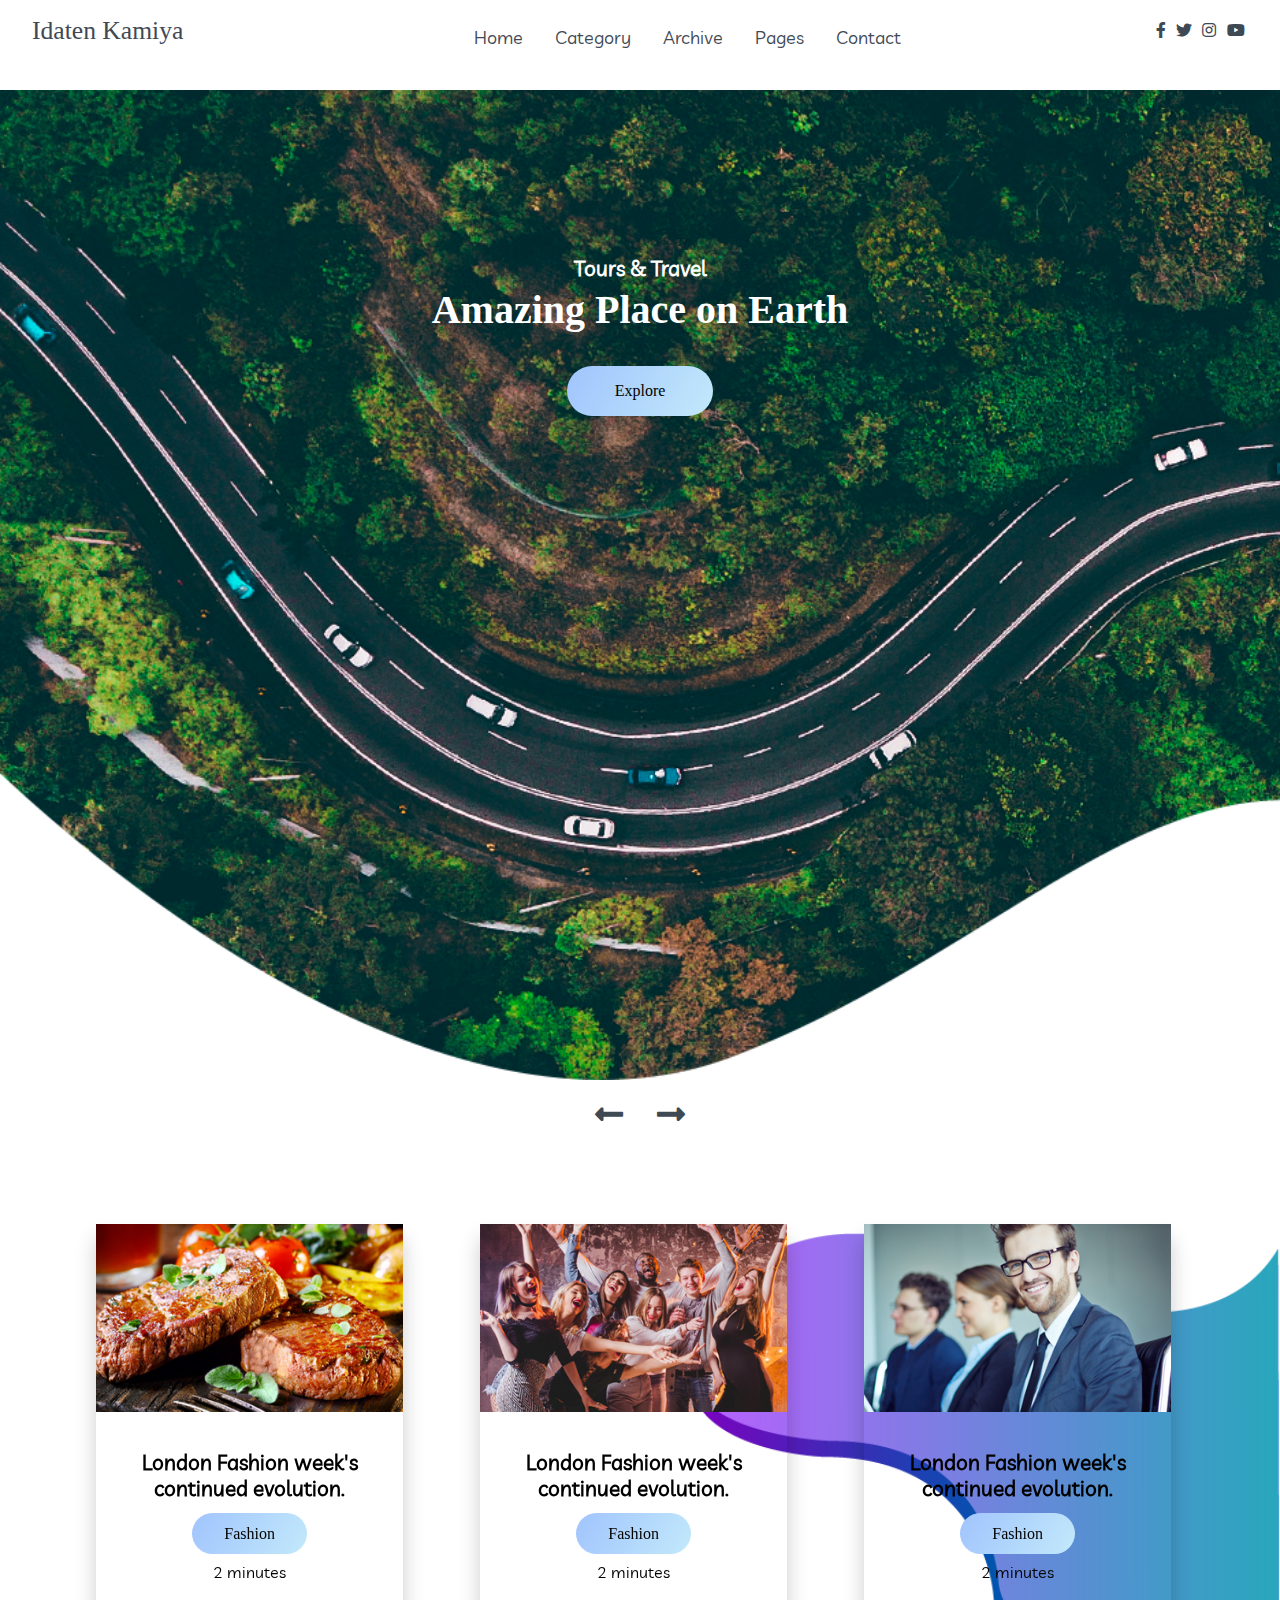
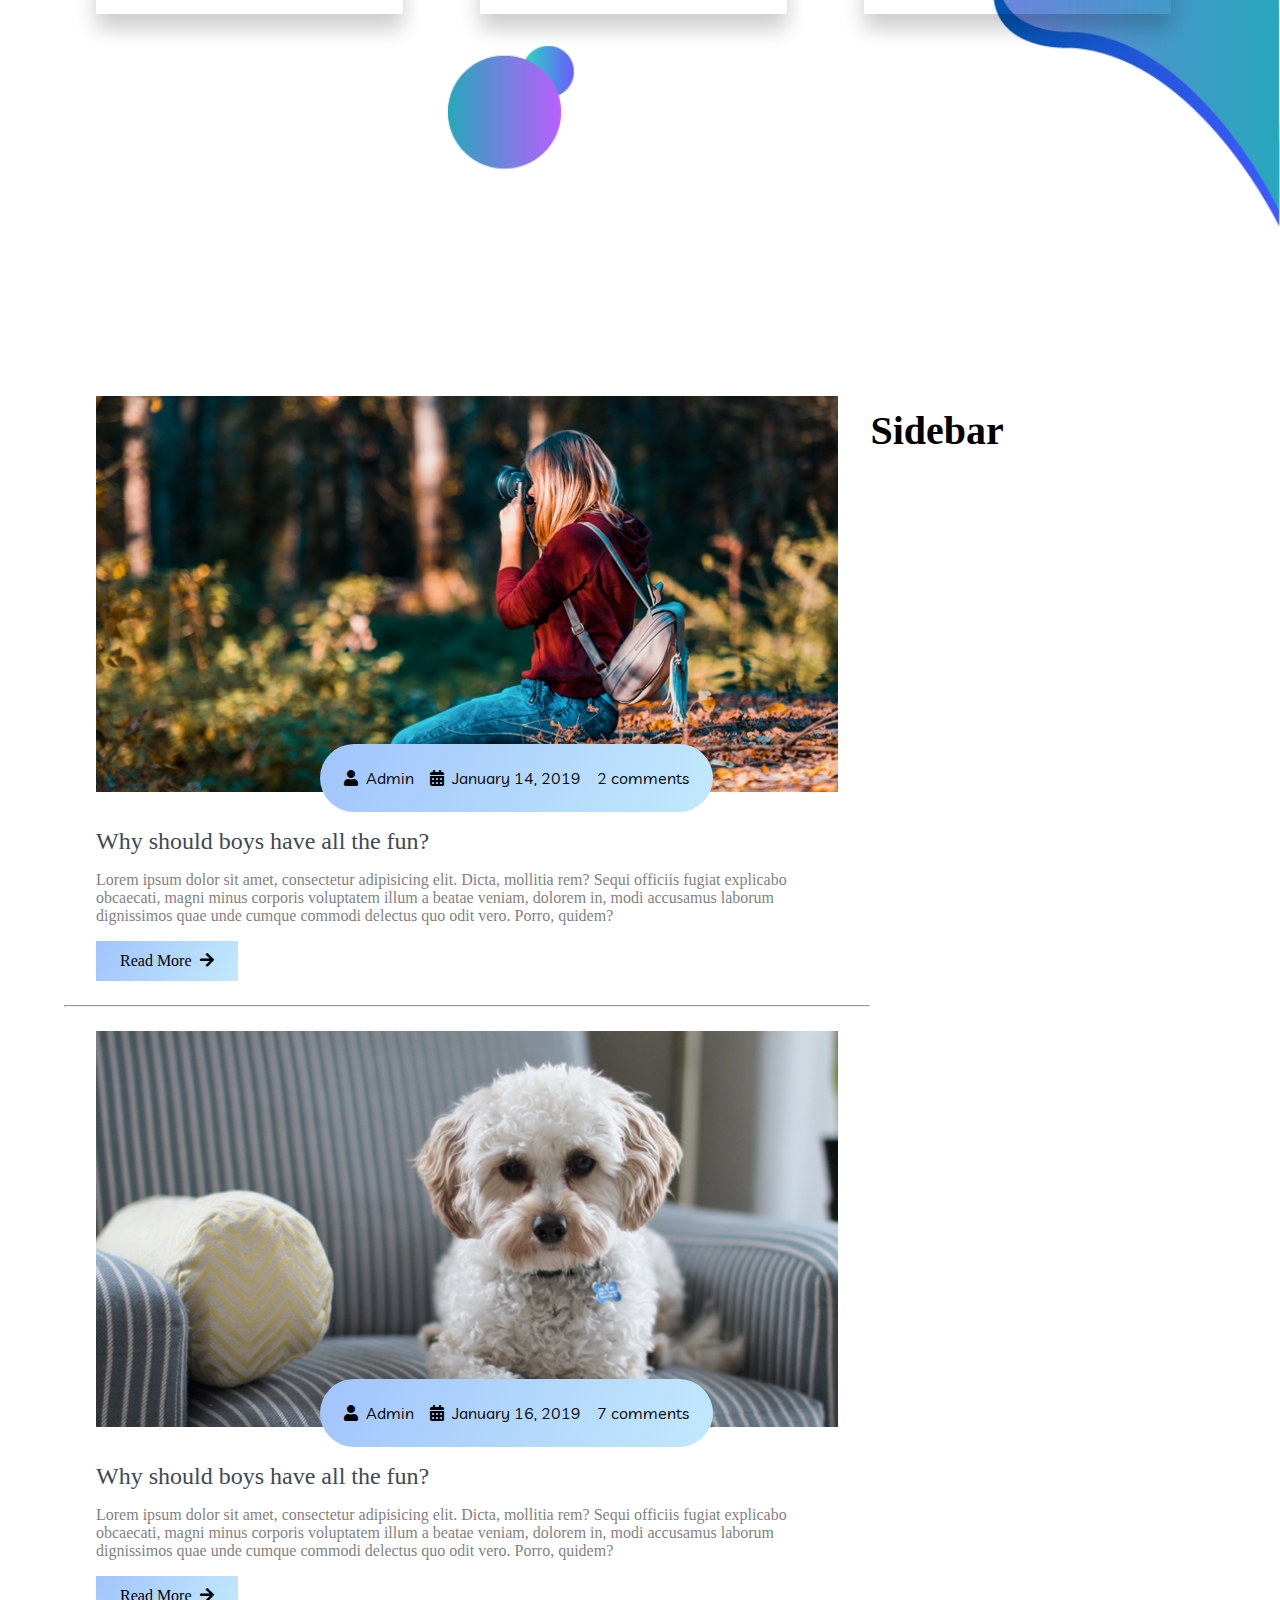
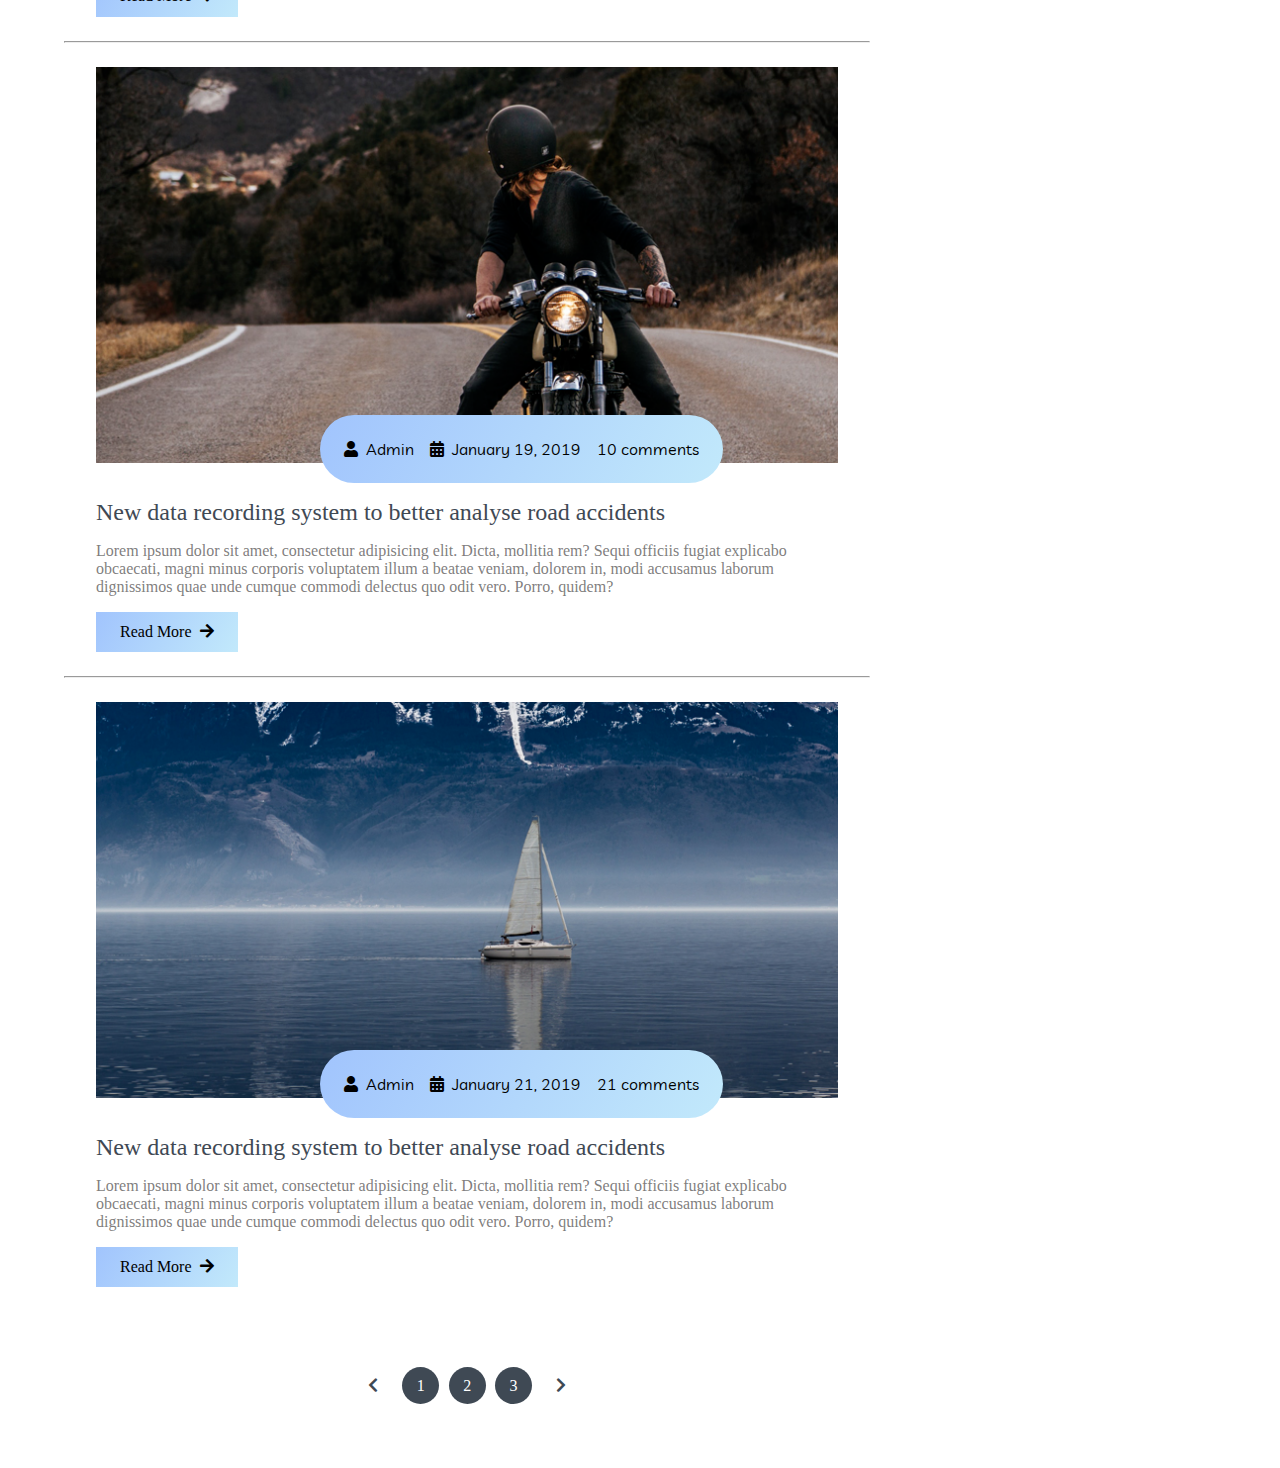
<file: index.html>
<!DOCTYPE html>
<html lang="en">

<head>
    <meta charset="UTF-8">
    <meta name="viewport" content="width=device-width, initial-scale=1.0">
    <meta http-equiv="X-UA-Compatible" content="IE=edge">
    <title>Idaten Kamiya</title>

    <!-- Font Awesome Icons -->
    <link rel="stylesheet" href="./css/all.css">

    <!-- Qwl-Carousel -->
    <link rel="stylesheet" href="./css/owl.carousel.min.css">
    <link rel="stylesheet" href="./css/owl.theme.default.min.css">

    <!-- Custom Style -->
    <link rel="stylesheet" href="./css/style.css">

</head>

<body>

    <!-------------------------------- Navigation --------------------------->

    <nav class="nav">
        <div class="nav-menu flex-row">
            <div class="nav-brand">
                <a href="#" class="text-grey">Idaten Kamiya</a>
            </div>
            <div class="toggle-collapse">
                <div class="toggle-icons">
                    <i class="fas fa-bars"></i>
                </div>
            </div>
            <div>
                <ul class="nav-items">
                    <li class="nav-link">
                        <a href="#">Home</a>
                    </li>
                    <li class="nav-link">
                        <a href="#">Category</a>
                    </li>
                    <li class="nav-link">
                        <a href="#">Archive</a>
                    </li>
                    <li class="nav-link">
                        <a href="#">Pages</a>
                    </li>
                    <li class="nav-link">
                        <a href="#">Contact</a>
                    </li>
                </ul>
            </div>
            <div class="social text-gray">
                <a href="#"><i class="fab fa-facebook-f"></i></a>
                <a href="#"><i class="fab fa-twitter"></i></a>
                <a href="#"><i class="fab fa-instagram"></i></a>
                <a href="#"><i class="fab fa-youtube"></i></a>
            </div>
    </nav>
    <!---------------X----------------- Navigation --------------------------->

    <!---------------------------------Main Site Section --------------------->
    
    <main>
        <!--------- Site Title ----------->
        <section class="site-title">
            <div class="site-background">
                <h3>Tours & Travel</h3>
                <h1>Amazing Place on Earth</h1>
                <button class="btn">Explore</button>
            </div>
        </section>
        <!-----X--- Site Title ----------->

        <!--------- Blog Carousel --------->
        <section>
            <div class="blog">
                <div class="container">
                    <div class="owl-carousel owl-theme blog-post">
                        <div class="blog-content">
                            <img src="./assets/Blog-post/post-1.jpg" alt="post-1">
                            <div class="blog-title">
                                <h3>London Fashion week's continued evolution.</h3>
                                <button class="btn btn-blog">Fashion</button>
                                <span>2 minutes</span>
                            </div>
                        </div>
                        <div class="blog-content">
                            <img src="./assets/Blog-post/post-3.jpg" alt="post-2">
                            <div class="blog-title">
                                <h3>London Fashion week's continued evolution.</h3>
                                <button class="btn btn-blog">Fashion</button>
                                <span>2 minutes</span>
                            </div>
                        </div>
                        <div class="blog-content">
                            <img src="./assets/Blog-post/post-2.jpg" alt="post-3">
                            <div class="blog-title">
                                <h3>London Fashion week's continued evolution.</h3>
                                <button class="btn btn-blog">Fashion</button>
                                <span>2 minutes</span>
                            </div>
                        </div>
                        <div class="blog-content">
                            <img src="./assets/Blog-post/post-5.png" alt="post-4">
                            <div class="blog-title">
                                <h3>London Fashion week's continued evolution.</h3>
                                <button class="btn btn-blog">Fashion</button>
                                <span>2 minutes</span>
                            </div>
                        </div>
                    </div>
                    <div class="owl-navigation">
                        <span class="owl-nav-prev"><i class="fas fa-long-arrow-alt-left"></i></span>
                        <span class="owl-nav-next"><i class="fas fa-long-arrow-alt-right"></i></span>
                    </div>
                </div>
            </div>
        </section>

        <!------X--- Blog Carousel --------->

        <!---------- Site Content ----------->
        <section class="container">
            <div class="site-content">
                <div class="posts">
                    <div class="post-content">
                        <div class="post-image">
                            <div>
                                <img src="./assets/Blog-post/blog1.png" class="img" alt="blog1">
                            </div>
                            <div class="post-info flex-row">
                                <span><i class="fas fa-user text-gray"></i>&nbsp;&nbsp;Admin</span>
                                <span><i class="fas fa-calendar-alt text-gray"></i>&nbsp;&nbsp;January 14, 2019</span>
                                <span>2 comments</span>
                            </div>
                        </div>
                        <div class="post-title">
                            <a href="#">Why should boys have all the fun?</a>
                            <p>Lorem ipsum dolor sit amet, consectetur adipisicing elit. Dicta, mollitia rem? Sequi officiis fugiat explicabo obcaecati,
                               magni minus corporis voluptatem illum a beatae veniam, dolorem in, modi accusamus laborum dignissimos quae unde cumque commodi delectus quo odit vero. 
                               Porro, quidem?
                            </p>
                            <button class="btn post-btn">Read More &nbsp;<i class="fas fa-arrow-right"></i></button>
                        </div>
                    </div>
                    <hr>
                    <div class="post-content">
                        <div class="post-image">
                            <div>
                                <img src="./assets/Blog-post/blog2.png" class="img" alt="blog1">
                            </div>
                            <div class="post-info flex-row">
                                <span><i class="fas fa-user text-gray"></i>&nbsp;&nbsp;Admin</span>
                                <span><i class="fas fa-calendar-alt text-gray"></i>&nbsp;&nbsp;January 16, 2019</span>
                                <span>7 comments</span>
                            </div>
                        </div>
                        <div class="post-title">
                            <a href="#">Why should boys have all the fun?</a>
                            <p>Lorem ipsum dolor sit amet, consectetur adipisicing elit. Dicta, mollitia rem? Sequi officiis fugiat explicabo obcaecati,
                               magni minus corporis voluptatem illum a beatae veniam, dolorem in, modi accusamus laborum dignissimos quae unde cumque commodi delectus quo odit vero. 
                               Porro, quidem?
                            </p>
                            <button class="btn post-btn">Read More &nbsp;<i class="fas fa-arrow-right"></i></button>
                        </div>
                    </div>
                    <hr>
                    <div class="post-content">
                        <div class="post-image">
                            <div>
                                <img src="./assets/Blog-post/blog3.png" class="img" alt="blog1">
                            </div>
                            <div class="post-info flex-row">
                                <span><i class="fas fa-user text-gray"></i>&nbsp;&nbsp;Admin</span>
                                <span><i class="fas fa-calendar-alt text-gray"></i>&nbsp;&nbsp;January 19, 2019</span>
                                <span>10 comments</span>
                            </div>
                        </div>
                        <div class="post-title">
                            <a href="#">New data recording system to better analyse road accidents</a>
                            <p>Lorem ipsum dolor sit amet, consectetur adipisicing elit. Dicta, mollitia rem? Sequi officiis fugiat explicabo obcaecati,
                               magni minus corporis voluptatem illum a beatae veniam, dolorem in, modi accusamus laborum dignissimos quae unde cumque commodi delectus quo odit vero. 
                               Porro, quidem?
                            </p>
                            <button class="btn post-btn">Read More &nbsp;<i class="fas fa-arrow-right"></i></button>
                        </div>
                    </div>
                    <hr>
                    <div class="post-content">
                        <div class="post-image">
                            <div>
                                <img src="./assets/Blog-post/blog4.png" class="img" alt="blog1">
                            </div>
                            <div class="post-info flex-row">
                                <span><i class="fas fa-user text-gray"></i>&nbsp;&nbsp;Admin</span>
                                <span><i class="fas fa-calendar-alt text-gray"></i>&nbsp;&nbsp;January 21, 2019</span>
                                <span>21 comments</span>
                            </div>
                        </div>
                        <div class="post-title">
                            <a href="#">New data recording system to better analyse road accidents</a>
                            <p>Lorem ipsum dolor sit amet, consectetur adipisicing elit. Dicta, mollitia rem? Sequi officiis fugiat explicabo obcaecati,
                               magni minus corporis voluptatem illum a beatae veniam, dolorem in, modi accusamus laborum dignissimos quae unde cumque commodi delectus quo odit vero. 
                               Porro, quidem?
                            </p>
                            <button class="btn post-btn">Read More &nbsp;<i class="fas fa-arrow-right"></i></button>
                        </div>
                    </div>
                    <div class="pagination flex-row">
                        <a href="#"><i class="fas fa-chevron-left"></i></a>
                        <a href="#" class="pages">1</a>
                        <a href="#" class="pages">2</a>
                        <a href="#" class="pages">3</a>
                        <a href="#"><i class="fas fa-chevron-right"></i></a>
                    </div>
                </div>
                <aside class="sidebar">
                    <h1>Sidebar</h1>
                </aside>
            </div>
        </section>








        <!------X---- Site Content ---------->

    </main>

    <!----------------X-----------------Main Site Section --------------------->


    <!-- Jquery Library file -->
    <script src="./js/Jquery3.6.0.min.js"></script>

    <!-- Qwl-Carousel js-->
    <script src="./js/owl.carousel.min.js"></script>


    <!-- Custom js file -->
    <script src="./js/main.js"></script>
</body>

</html>
</file>
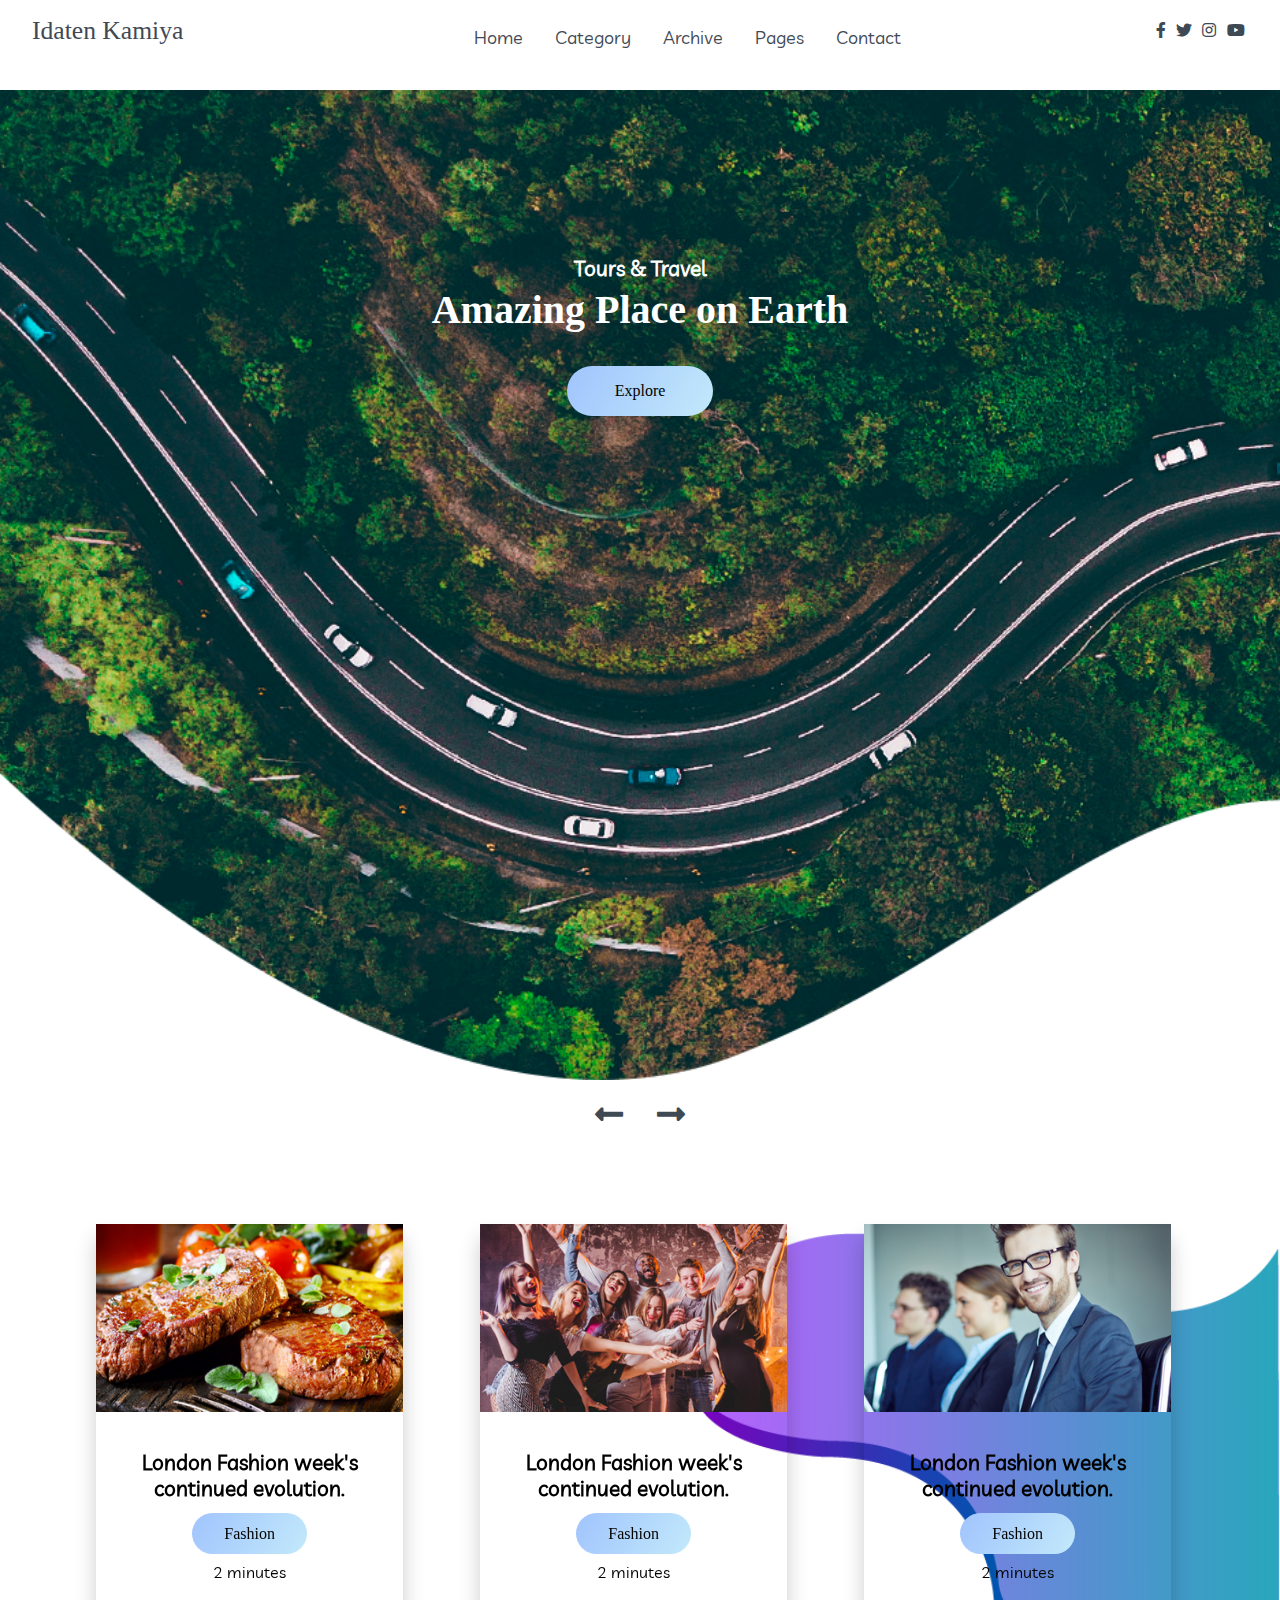
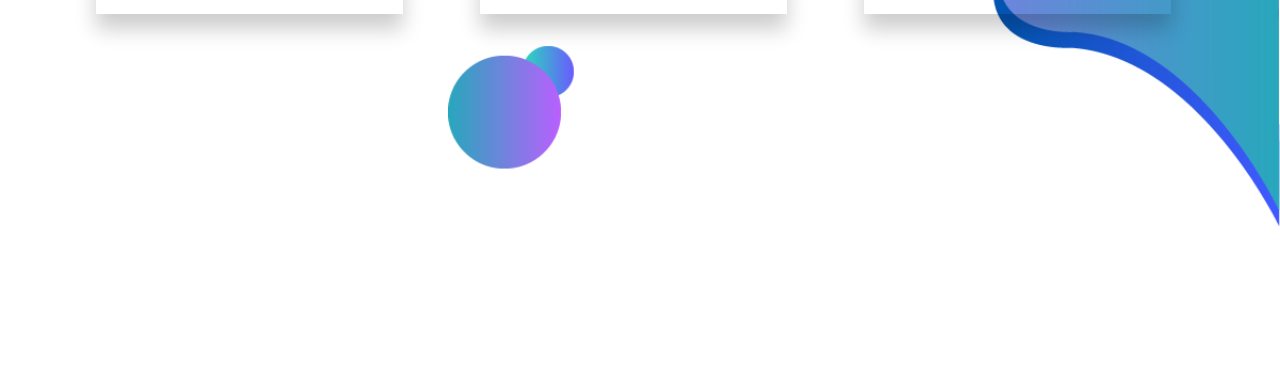
<file: blog-website/index.html>
<!DOCTYPE html>
<html lang="en">

<head>
    <meta charset="UTF-8">
    <meta name="viewport" content="width=device-width, initial-scale=1.0">
    <meta http-equiv="X-UA-Compatible" content="IE=edge">
    <title>Idaten Kamiya</title>

    <!-- Font Awesome Icons -->
    <link rel="stylesheet" href="./css/all.css">

    <!-- Qwl-Carousel -->
    <link rel="stylesheet" href="./css/owl.carousel.min.css">
    <link rel="stylesheet" href="./css/owl.theme.default.min.css">

    <!-- Custom Style -->
    <link rel="stylesheet" href="./css/style.css">

</head>

<body>

    <!-------------------------------- Navigation --------------------------->

    <nav class="nav">
        <div class="nav-menu flex-row">
            <div class="nav-brand">
                <a href="#" class="text-grey">Idaten Kamiya</a>
            </div>
            <div class="toggle-collapse">
                <div class="toggle-icons">
                    <i class="fas fa-bars"></i>
                </div>
            </div>
            <div>
                <ul class="nav-items">
                    <li class="nav-link">
                        <a href="#">Home</a>
                    </li>
                    <li class="nav-link">
                        <a href="#">Category</a>
                    </li>
                    <li class="nav-link">
                        <a href="#">Archive</a>
                    </li>
                    <li class="nav-link">
                        <a href="#">Pages</a>
                    </li>
                    <li class="nav-link">
                        <a href="#">Contact</a>
                    </li>
                </ul>
            </div>
            <div class="social text-gray">
                <a href="#"><i class="fab fa-facebook-f"></i></a>
                <a href="#"><i class="fab fa-twitter"></i></a>
                <a href="#"><i class="fab fa-instagram"></i></a>
                <a href="#"><i class="fab fa-youtube"></i></a>
            </div>
    </nav>
    <!---------------X----------------- Navigation --------------------------->

    <!---------------------------------Main Site Section --------------------->
    
    <main>
        <!--------- Site Title -->
        <section class="site-title">
            <div class="site-background">
                <h3>Tours & Travel</h3>
                <h1>Amazing Place on Earth</h1>
                <button class="btn">Explore</button>
            </div>
        </section>
        <!-----X--- Site Title ----------->

        <!--------- Blog Carousel --------->
        <section>
            <div class="blog">
                <div class="container">
                    <div class="owl-carousel owl-theme blog-post">
                        <div class="blog-content">
                            <img src="./assets/Blog-post/post-1.jpg" alt="post-1">
                            <div class="blog-title">
                                <h3>London Fashion week's continued evolution.</h3>
                                <button class="btn btn-blog">Fashion</button>
                                <span>2 minutes</span>
                            </div>
                        </div>
                        <div class="blog-content">
                            <img src="./assets/Blog-post/post-3.jpg" alt="post-2">
                            <div class="blog-title">
                                <h3>London Fashion week's continued evolution.</h3>
                                <button class="btn btn-blog">Fashion</button>
                                <span>2 minutes</span>
                            </div>
                        </div>
                        <div class="blog-content">
                            <img src="./assets/Blog-post/post-2.jpg" alt="post-3">
                            <div class="blog-title">
                                <h3>London Fashion week's continued evolution.</h3>
                                <button class="btn btn-blog">Fashion</button>
                                <span>2 minutes</span>
                            </div>
                        </div>
                        <div class="blog-content">
                            <img src="./assets/Blog-post/post-5.png" alt="post-4">
                            <div class="blog-title">
                                <h3>London Fashion week's continued evolution.</h3>
                                <button class="btn btn-blog">Fashion</button>
                                <span>2 minutes</span>
                            </div>
                        </div>
                    </div>
                    <div class="owl-navigation">
                        <span class="owl-nav-prev"><i class="fas fa-long-arrow-alt-left"></i></span>
                        <span class="owl-nav-next"><i class="fas fa-long-arrow-alt-right"></i></span>
                    </div>
                </div>
            </div>
        </section>

        <!------X--- Blog Carousel --------->





    </main>
    
    
    
    
    
    
    
    <!----------------X-----------------Main Site Section --------------------->


    <!-- Jquery Library file -->
    <script src="./js/Jquery3.6.0.min.js"></script>

    <!-- Qwl-Carousel js-->
    <script src="./js/owl.carousel.min.js"></script>


    <!-- Custom js file -->
    <script src="./js/main.js"></script>
</body>

</html>
</file>
<file: css/style.css>
@import url('../css/fonts.css');


html, body {
    margin: 0%;
    box-sizing: border-box;
    overflow-x: hidden;
}

:root {
    /* theme colors */
    --text-grey:#3f4954;
    --text-light:#686666da;
    --bg-color:#0f0f0f;
    --white:#ffffff;
    --midnight:#104f55;

    /* gradient color */
    --sky: linear-gradient(120deg,#a1c4fd 0%,#c2e9fb 100%);

    /* theme font-family */
    --Abel:'Abel',cursive;
    --Abel:'Anton',cursive;
    --Abel:'Josefin',cursive;
    --Abel:'Lexend',cursive;
    --Abel:'Livvic',cursive;
}


/* --------------- Global Classes ------------ */

a {
    text-decoration: none;
    color:var(--text-grey);
}

ul {
    list-style: none;
}

.flex-row {
    display: flex;
    flex-direction: row;
    flex-wrap: wrap;
}

h1 {
    font-family: var(--Lexend);
    font-size: 2.5rem;
}

h2 {
    font-family: var(--Lexend);
}

h3 {
    font-family: var(--Abel);
    font-size: 1.3rem;
}

button.btn {
    border: none;
    border-radius: 2rem;
    padding: 1rem 3rem;
    font-size: 1rem;
    font-family: var(--Livvic);
    cursor: pointer;
}

span {
    font-family: var(--Abel);
}

.container {
    margin: 0 5vw;
}

.text-gray {
    color: var(--text-gray);
}

p {
    font-family: var(--Lexend);
    color: var(--text-light);
}
/* -------X-------- Global Classes ------------ */

/* --------------- navbar ----------------- */

.nav {
    background: white;
    padding: 0 2rem;
    height: 0rem;
    min-height: 10vh;
    overflow: hidden;
    transition: height 0.3s ease-in-out;
}

.nav .nav-menu {
    justify-content: space-between;
}

.nav .toggle-collapse {
    position: absolute;
    top: 0%;
    width: 90%;
    cursor: pointer;
    display: none;
}

.nav .toggle-collapse .toggle-icons {
    display: flex;
    justify-content: flex-end;
    padding: 1.7rem 0;
}

.nav .toggle-collapse .toggle-icons i {
    font-size: 1.4rem;
    color:var(--text-grey);
}

.collapse {
    height: 30rem;
}

.nav .nav-items {
    display: flex;
    margin: 0;
}

.nav .nav-items .nav-link {
    padding: 1.6rem 1rem;
    font-size: 1.1rem;
    position: relative;
    font-family: var(--Abel);
    font-size: 1.1rem;
}

.nav .nav-items .nav-link:hover {
    background-color: var(--midnight);   
}

.nav .nav-items .nav-link:hover a {
    color:var(--white);
}

.nav .nav-brand a {
    font-size: 1.6rem;
    padding: 1rem 0;
    display: block;
    font-family: var(--Lexend);
    font-size: 1.6rem;
}

.nav .social {
    padding: 1.4rem 0;
}

.nav .social i {
    padding: 0 0.2rem;
}

.nav .social i:hover {
    color:#a1c4cf;
}
/* -------X-------- navbar ----------------- */

/* ----------------Main content ------------- */

/* ---------Site Title ----------- */
main .site-title {
    background: url('../assets/Background-image.png');
    background-size: cover;
    height: 110vh;
    display: flex;
    justify-content: center;
} 
 
main .site-title .site-background {
    padding-top: 10rem;
    text-align: center;
    color: var(--white);
}
   
main .site-title h1,h3 {
    margin: .3rem;
}

main .site-title .btn {
    margin: 1.8rem;
    background: var(--sky);
}

main .site-title .btn:hover {
    background: transparent;
    border: 1px solid var(--white);
    color: var(--white);
}
  
/* ----X-----Site Title ----------- */

/* ----------Blog Carousel --------- */
main .blog {
    background: url('../assets/Abract01.png');
    background-repeat: no-repeat;
    background-position: right;
    height: 100vh;
    width: 100%;
    background-size: 65%;
}

main .blog .blog-post {
    padding-top: 6rem;
}

main .blog-post .blog-content {
    display: flex;
    flex-direction: column;
    text-align: center;
    width: 80%;
    margin: 3rem 2rem;
    box-shadow: 0 15px 20px rgba(0,0,0,0.2);
}

main .blog-content .blog-title {
    padding: 2rem 0;
}

main .blog-content .btn-blog {
    padding: .7rem 2rem;
    background: var(--sky);
    margin: .5rem;
}

main .blog-content span {
    display: block;
}

section .container .owl-nav {
    position: absolute;
    top: 0%;
    margin: 0 auto;
    width: 100%
}

.owl-nav .owl-prev .owl-nav-prev,
.owl-nav .owl-next .owl-nav-next{
    color: var(--text-grey);
    background: transparent;
    font-size: 2rem;
}

.owl-theme .owl-nav [class*='owl-']:hover {
    background: transparent;
    color: var(--midnight);
}

.owl-theme .owl-nav [class*='owl-'] {
    outline: none;
}
    

/* -----X-----Blog Carousel --------- */

/* ----------- Site Content ---------- */
main .site-content {
    display: grid;
    grid-template-columns: 70% 30%;
}

main .post-content {
    width: 100%;
}

main .site-content .post-content > .post-image, .post-title {
    padding: 1rem 2rem;
    position: relative;
}

main .site-content .post-content > .post-image .post-info {
    background: var(--sky);
    padding: 1rem;
    position: absolute;
    bottom: 0%;
    left: 20vw;
    border-radius: 3rem;
}

main .site-content .post-content > .post-image > div {
    overflow: hidden;
}

main .site-content .post-content > .post-image .img {
    width: 100%;
    transition: all 1s ease;
}

main .site-content .post-content > .post-image .img:hover {
    transform: scale(1.3);
}

main .site-content .post-content > .post-image .post-info span {
    margin: 0.5rem;
}

main .post-content .post-title a {
    font-family: var(--Anton);
    font-size: 1.5rem;
}

.site-content .post-content .post-title .post-btn {
    border-radius: 0;
    padding: .7rem 1.5rem;
    background: var(--sky);
}

.site-content .pagination {
    justify-content: center;
    color: var(--text-grey);
    margin: 4rem 0;
}

.site-content .pagination a {
    padding: .6rem .9rem;
    border-radius: 2rem;
    margin: 0 .3rem;
    font-family: var(--Lexend);
}

.site-content .pagination .pages {
    background-color: var(--text-grey);
    color: var(--white);
}

/* -----X------ Site Content ---------- */

/* --------X--------Main content ------------- */

/* ----------------Viewport less than or equal too 750px -------------- */
@media screen and (max-width:750px) {
    .nav .nav-menu, .nav-items {
        flex-direction: column;
    }
    .nav .toggle-collapse {
        display: initial;
    }
}



/* --------X--------Viewport less than or equal too 750px -------------- */
</file>
<file: blog-website/css/style.css>
@import url('../css/fonts.css');


html, body {
    margin: 0%;
    box-sizing: border-box;
    overflow-x: hidden;
}

:root {
    /* theme colors */
    --text-grey:#3f4954;
    --text-light:#686666da;
    --bg-color:#0f0f0f;
    --white:#ffffff;
    --midnight:#104f55;

    /* gradient color */
    --sky: linear-gradient(120deg,#a1c4fd 0%,#c2e9fb 100%);

    /* theme font-family */
    --Abel:'Abel',cursive;
    --Abel:'Anton',cursive;
    --Abel:'Josefin',cursive;
    --Abel:'Lexend',cursive;
    --Abel:'Livvic',cursive;
}


/* --------------- Global Classes ------------ */

a {
    text-decoration: none;
    color:var(--text-grey);
}

ul {
    list-style: none;
}

.flex-row {
    display: flex;
    flex-direction: row;
    flex-wrap: wrap;
}

h1 {
    font-family: var(--Lexend);
    font-size: 2.5rem;
}

h2 {
    font-family: var(--Lexend);
}

h3 {
    font-family: var(--Abel);
    font-size: 1.3rem;
}

button.btn {
    border: none;
    border-radius: 2rem;
    padding: 1rem 3rem;
    font-size: 1rem;
    font-family: var(--Livvic);
    cursor: pointer;
}

span {
    font-family: var(--Abel);
}

.container {
    margin: 0 5vw;
}

/* -------X-------- Global Classes ------------ */

/* --------------- navbar ----------------- */

.nav {
    background: white;
    padding: 0 2rem;
    height: 0rem;
    min-height: 10vh;
    overflow: hidden;
    transition: height 0.3s ease-in-out;
}

.nav .nav-menu {
    justify-content: space-between;
}

.nav .toggle-collapse {
    position: absolute;
    top: 0%;
    width: 90%;
    cursor: pointer;
    display: none;
}

.nav .toggle-collapse .toggle-icons {
    display: flex;
    justify-content: flex-end;
    padding: 1.7rem 0;
}

.nav .toggle-collapse .toggle-icons i {
    font-size: 1.4rem;
    color:var(--text-grey);
}

.collapse {
    height: 30rem;
}

.nav .nav-items {
    display: flex;
    margin: 0;
}

.nav .nav-items .nav-link {
    padding: 1.6rem 1rem;
    font-size: 1.1rem;
    position: relative;
    font-family: var(--Abel);
    font-size: 1.1rem;
}

.nav .nav-items .nav-link:hover {
    background-color: var(--midnight);   
}

.nav .nav-items .nav-link:hover a {
    color:var(--white);
}

.nav .nav-brand a {
    font-size: 1.6rem;
    padding: 1rem 0;
    display: block;
    font-family: var(--Lexend);
    font-size: 1.6rem;
}

.nav .social {
    padding: 1.4rem 0;
}

.nav .social i {
    padding: 0 0.2rem;
}

.nav .social i:hover {
    color:#a1c4cf;
}
/* -------X-------- navbar ----------------- */

/* ----------------Main content ------------- */

/* ---------Site Title ----------- */
main .site-title {
    background: url('../assets/Background-image.png');
    background-size: cover;
    height: 110vh;
    display: flex;
    justify-content: center;
} 
 
main .site-title .site-background {
    padding-top: 10rem;
    text-align: center;
    color: var(--white);
}
   
main .site-title h1,h3 {
    margin: .3rem;
}

main .site-title .btn {
    margin: 1.8rem;
    background: var(--sky);
}

main .site-title .btn:hover {
    background: transparent;
    border: 1px solid var(--white);
    color: var(--white);
}
  
/* ----X-----Site Title ----------- */

/* ----------Blog Carousel --------- */
main .blog {
    background: url('../assets/Abract01.png');
    background-repeat: no-repeat;
    background-position: right;
    height: 100vh;
    width: 100%;
    background-size: 65%;
}

main .blog .blog-post {
    padding-top: 6rem;
}

main .blog-post .blog-content {
    display: flex;
    flex-direction: column;
    text-align: center;
    width: 80%;
    margin: 3rem 2rem;
    box-shadow: 0 15px 20px rgba(0,0,0,0.2);
}

main .blog-content .blog-title {
    padding: 2rem 0;
}

main .blog-content .btn-blog {
    padding: .7rem 2rem;
    background: var(--sky);
    margin: .5rem;
}

main .blog-content span {
    display: block;
}

section .container .owl-nav {
    position: absolute;
    top: 0%;
    margin: 0 auto;
    width: 100%
}

.owl-nav .owl-prev .owl-nav-prev,
.owl-nav .owl-next .owl-nav-next{
    color: var(--text-grey);
    background: transparent;
    font-size: 2rem;
}

.owl-theme .owl-nav [class*='owl-']:hover {
    background: transparent;
    color: var(--midnight);
}

.owl-theme .owl-nav [class*='owl-'] {
    outline: none;
}
    

/* -----X-----Blog Carousel --------- */














/* --------X--------Main content ------------- */

















/* ----------------Viewport less than or equal too 750px -------------- */
@media screen and (max-width:750px) {
    .nav .nav-menu, .nav-items {
        flex-direction: column;
    }
    .nav .toggle-collapse {
        display: initial;
    }
}



/* --------X--------Viewport less than or equal too 750px -------------- */
</file>
